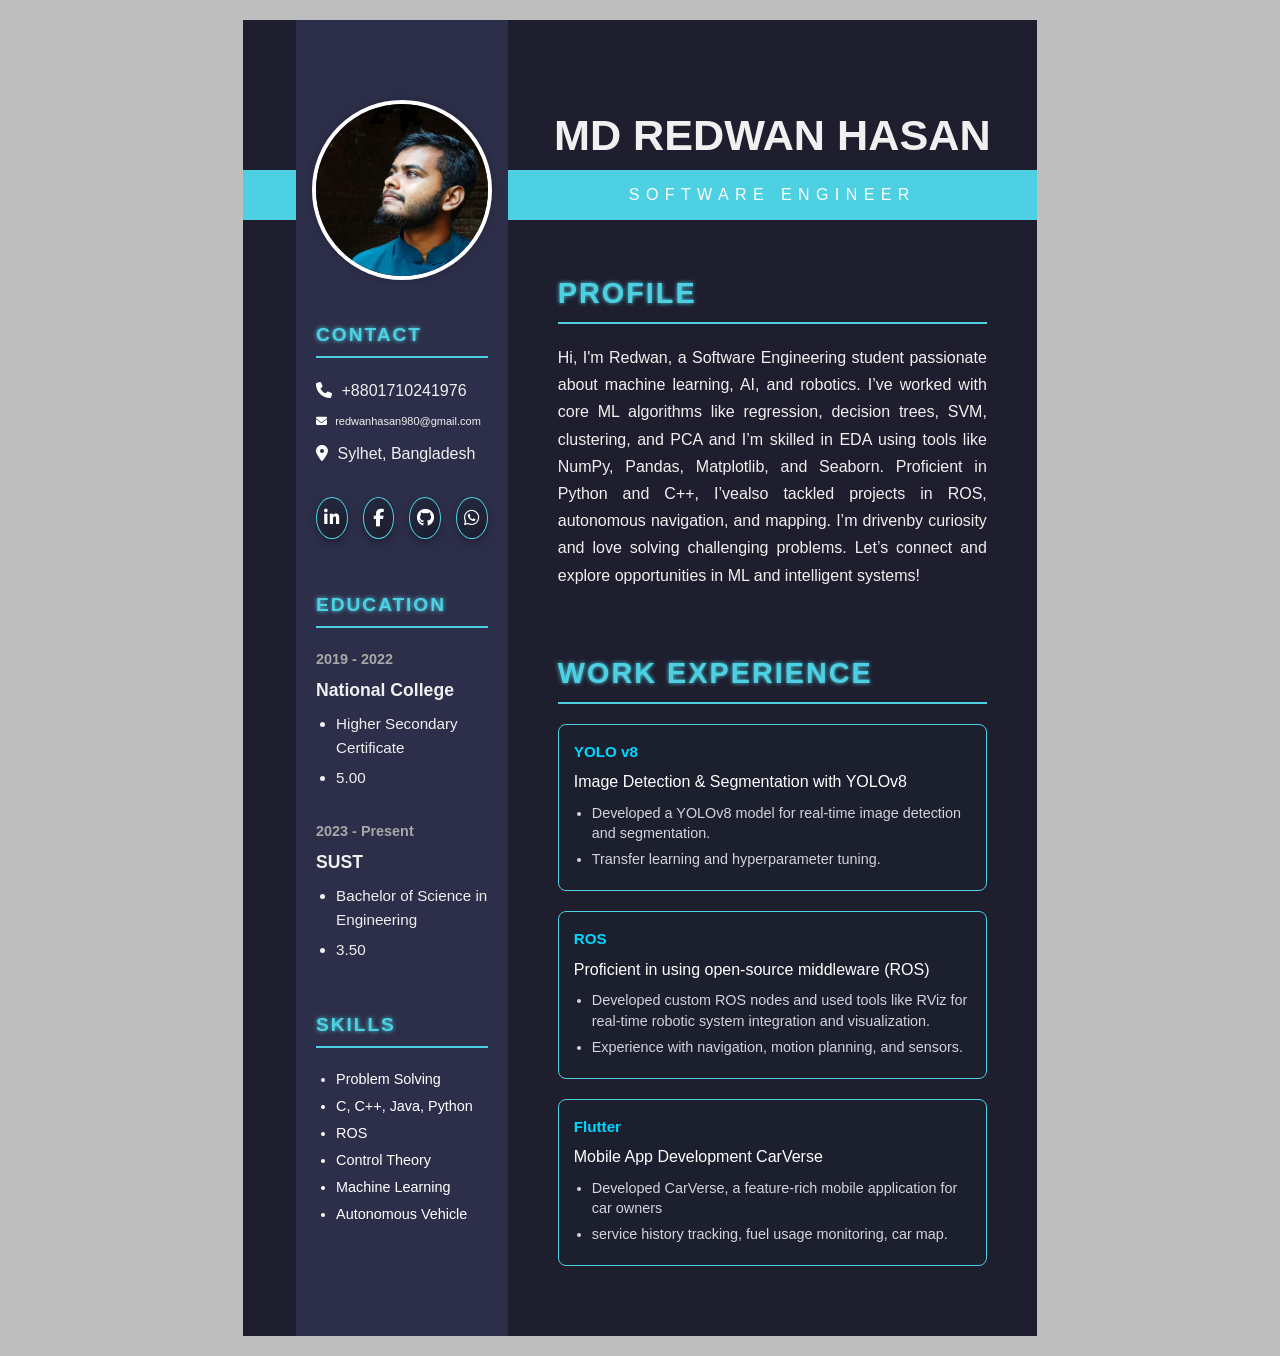
<file: index.html>
<!DOCTYPE html>
<html lang="en">

<head>
  <meta charset="UTF-8" />
  <meta name="viewport" content="width=device-width, initial-scale=1.0" />
  <title>MD REDWAN HASAN</title>
  <link rel="stylesheet" href="styles.css" />
  <link rel="stylesheet" href="profile.css" />
  <link rel="stylesheet" href="https://cdnjs.cloudflare.com/ajax/libs/font-awesome/6.4.0/css/all.min.css">
  <link rel="stylesheet" href="content.css" />
</head>

<body>
  <div class="cv-container">
    <div class="side-bar-container">
      <div class="side-bar">
        <div class="side-bar-box"></div>
      </div>
      <div class="profile">
        <div class="profile-image-container">
          <div class="profile-image">
            <img src="assets/profile.jpg" alt="Your Photo">
          </div>
        </div>
        <div class="profile-details">
          <div class="contact-container">
            <h2 class="profile-header">CONTACT</h2>
            <p><i class="fas fa-phone"></i> +8801710241976</p>
            <p style="font-size: 11px;"><i class="fas fa-envelope"></i> redwanhasan980@gmail.com</p>
            <p><i class="fas fa-map-marker-alt"></i> Sylhet, Bangladesh</p>
            <div class="contact-icons">
              <a href="https://www.linkedin.com/in/md-redwan-hasan-043a912b1/" target="_blank" class="icon-btn">
                <i class="fab fa-linkedin-in"></i>
              </a>
              <a href="https://www.facebook.com/redwan.hassan.572674" target="_blank" class="icon-btn">
                <i class="fab fa-facebook-f"></i>
              </a>
              <a href="https://github.com/redwanhasan980" target="_blank" class="icon-btn">
                <i class="fab fa-github"></i>
              </a>
              <a href="https://wa.me/+8801710241976?text=Hello!" target="_blank" class="icon-btn whatsapp">
                <i class="fab fa-whatsapp"></i>
              </a>

            </div>
          </div>
          <div class="edu-container">
            <h2 class="profile-header">EDUCATION</h2>


            <div class="edu-date">2019 - 2022</div>
            <div class="edu-institution">National College</div>
            <ul class="edu-details">
              <li>Higher Secondary Certificate</li>
              <li>5.00</li>
            </ul>

            <div class="edu-date" style="margin-top: 30px;">2023 - Present</div>
            <div class="edu-institution">SUST</div>
            <ul class="edu-details">
              <li>Bachelor of Science in Engineering</li>
              <li>3.50</li>
            </ul>



          </div>
          <div class="skill-container">
            <h2 class="profile-header">SKILLS</h2>
            <ul class="skill-list">

              <li>Problem Solving</li>
              <li>C, C++, Java, Python</li>
              <li>ROS</li>
              <li>Control Theory</li>
              <li>Machine Learning</li>
              <li>Autonomous Vehicle</li>
            </ul>

          </div>
        </div>

      </div>
    </div>

    <div class="main-content">
      <div class="header">
        <h1 class="name">MD REDWAN HASAN</h1>
      </div>
      <div class="designation">
        <h1 class="software-engineer">SOFTWARE ENGINEER</h1>
      </div>
      <div class="content">
        <div class="my-profile">
          <div class="content-header">PROFILE</div>
          <p>Hi, I'm Redwan, a Software Engineering student passionate about machine learning, AI, and robotics. I’ve
            worked with core ML algorithms like regression, decision trees, SVM, clustering, and PCA and I’m skilled in
            EDA using tools like NumPy, Pandas, Matplotlib, and Seaborn. Proficient in Python and C++, I’vealso tackled
            projects in ROS, autonomous navigation, and mapping. I’m drivenby curiosity and love solving challenging
            problems. Let’s connect and explore opportunities in ML and intelligent systems!</p>
        </div>
        <div class="work-experience-container">
          <div class="content-header">WORK EXPERIENCE</div>
          <a href="https://colab.research.google.com/drive/1U1toGQRZ48Uy0wyY-xMTh-fek5o5qvnI?usp=sharing"
            target="_blank" class="work-experience-link">
            <div class="work-experience">
              <div class="work-experience-title">YOLO v8</div>
              <h4 class="title">Image Detection & Segmentation with YOLOv8</h4>
              <ul class="work-experience-details">
                <li>Developed a YOLOv8 model for real-time image detection and segmentation.</li>
                <li>Transfer learning and hyperparameter tuning.</li>

              </ul>
            </div>
          </a>

          <a href="https://github.com/redwanhasan980/ROS" target="_blank" class="work-experience-link">
            <div class="work-experience">
              <div class="work-experience-title">ROS</div>
              <h4 class="title">Proficient in using open-source middleware (ROS)</h4>
              <ul class="work-experience-details">
                <li>Developed custom ROS nodes and used tools like RViz for real-time robotic system integration and
                  visualization.</li>
                <li>Experience with navigation, motion planning, and sensors.</li>

              </ul>
            </div>
          </a>
          <a href="https://github.com/redwanhasan980/Project250/tree/master" target="_blank"
            class="work-experience-link">
            <div class="work-experience">
              <div class="work-experience-title">Flutter</div>
              <h4 class="title">Mobile App Development CarVerse</h4>
              <ul class="work-experience-details">
                <li>Developed CarVerse, a feature-rich mobile application for car owners</li>
                <li>service history tracking, fuel usage monitoring, car map.</li>

              </ul>
            </div>
          </a>

        </div>
      </div>
    </div>
  </div>
</body>

</html>
</file>
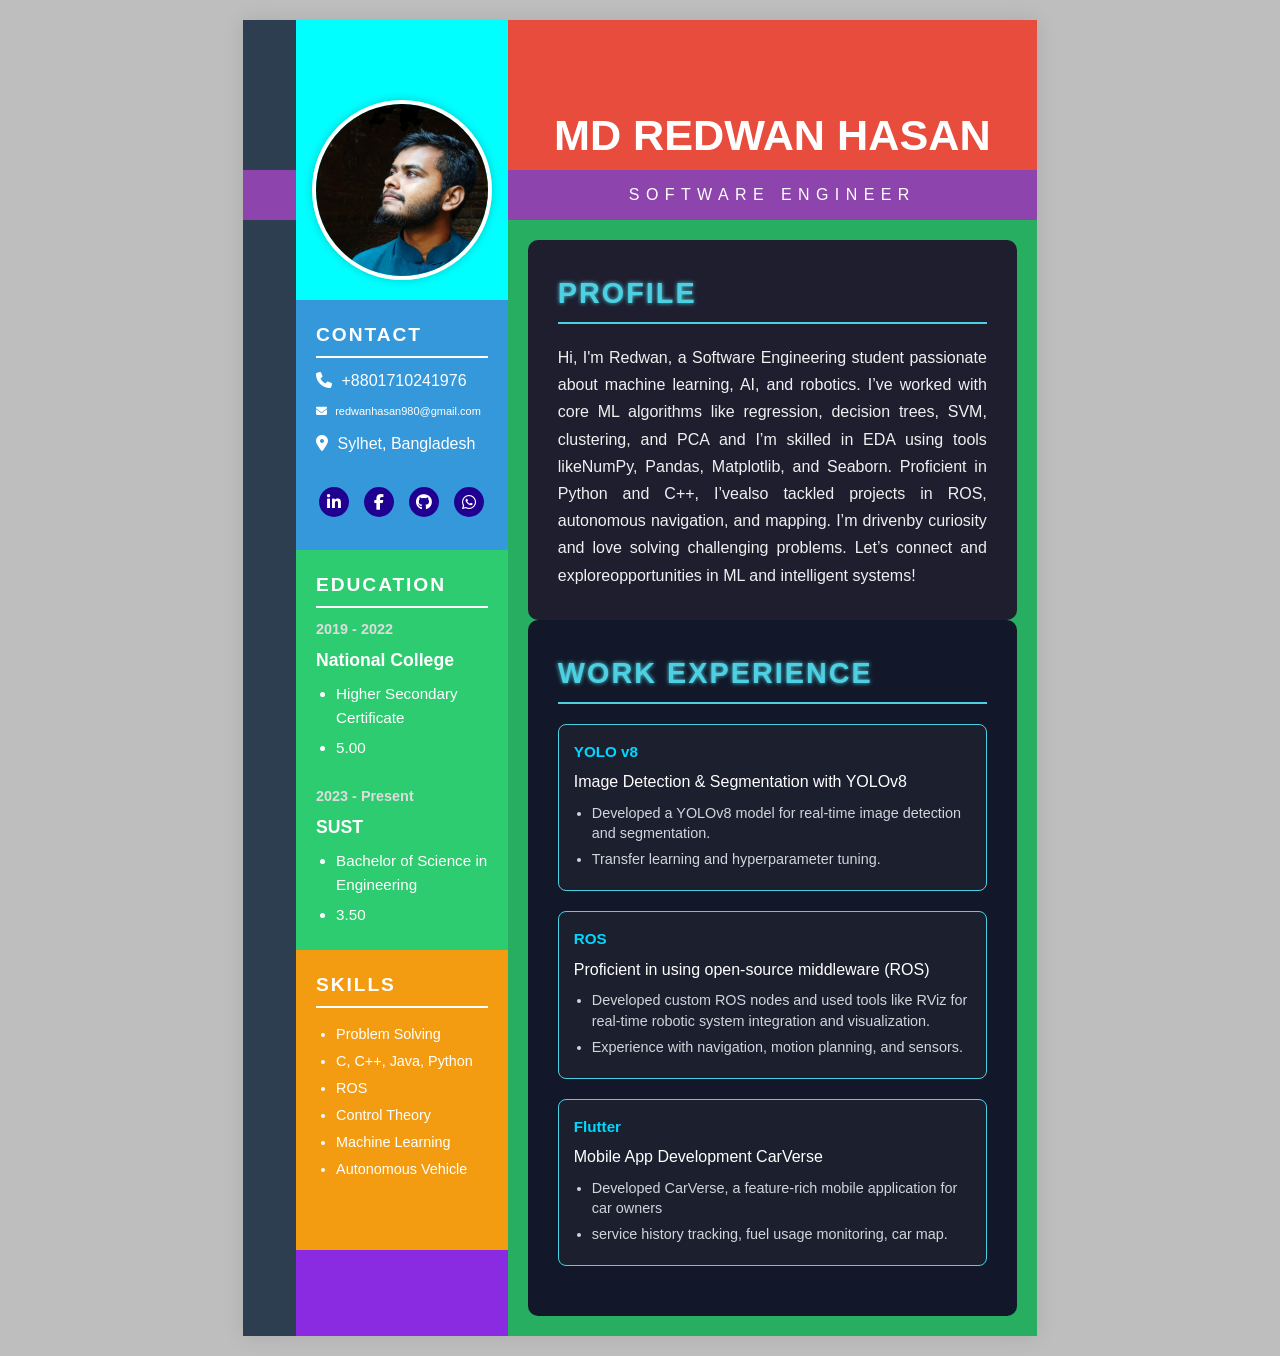
<file: CV/index.html>
<!DOCTYPE html>
<html lang="en">

<head>
  <meta charset="UTF-8" />
  <meta name="viewport" content="width=device-width, initial-scale=1.0" />
  <title>MD REDWAN HASAN</title>
  <link rel="stylesheet" href="styles.css" />
  <link rel="stylesheet" href="profile.css" />
  <link rel="stylesheet" href="https://cdnjs.cloudflare.com/ajax/libs/font-awesome/6.4.0/css/all.min.css">
  <link rel="stylesheet" href="content.css" />
</head>

<body>
  <div class="cv-container">
    <div class="side-bar-container">
      <div class="side-bar">
        <div class="side-bar-box"></div>
      </div>
      <div class="profile">
        <div class="profile-image-container">
          <div class="profile-image">
            <img src="assets/profile.jpg" alt="Your Photo">
          </div>
        </div>
        <div class="profile-details">
          <div class="contact-container">
            <h2 class="profile-header">CONTACT</h2>
            <p><i class="fas fa-phone"></i> +8801710241976</p>
            <p style="font-size: 11px;"><i class="fas fa-envelope"></i> redwanhasan980@gmail.com</p>
            <p><i class="fas fa-map-marker-alt"></i> Sylhet, Bangladesh</p>
            <div class="contact-icons">
              <a href="https://www.linkedin.com/in/md-redwan-hasan-043a912b1/" target="_blank" class="icon-btn">
                <i class="fab fa-linkedin-in"></i>
              </a>
              <a href="https://www.facebook.com/redwan.hassan.572674" target="_blank" class="icon-btn">
                <i class="fab fa-facebook-f"></i>
              </a>
              <a href="https://github.com/redwanhasan980" target="_blank" class="icon-btn">
                <i class="fab fa-github"></i>
              </a>
              <a href="https://wa.me/+8801710241976?text=Hello!" target="_blank" class="icon-btn whatsapp">
                <i class="fab fa-whatsapp"></i>
              </a>

            </div>
          </div>
          <div class="edu-container">
            <h2 class="profile-header">EDUCATION</h2>


            <div class="edu-date">2019 - 2022</div>
            <div class="edu-institution">National College</div>
            <ul class="edu-details">
              <li>Higher Secondary Certificate</li>
              <li>5.00</li>
            </ul>

            <div class="edu-date" style="margin-top: 25px;">2023 - Present</div>
            <div class="edu-institution">SUST</div>
            <ul class="edu-details">
              <li>Bachelor of Science in Engineering</li>
              <li>3.50</li>
            </ul>



          </div>
          <div class="skill-container">
            <h2 class="profile-header">SKILLS</h2>
            <ul class="skill-list">

              <li>Problem Solving</li>
              <li>C, C++, Java, Python</li>
              <li>ROS</li>
              <li>Control Theory</li>
              <li>Machine Learning</li>
              <li>Autonomous Vehicle</li>
            </ul>

          </div>
        </div>

      </div>
    </div>

    <div class="main-content">
      <div class="header">
        <h1 class="name">MD REDWAN HASAN</h1>
      </div>
      <div class="designation">
        <h1 class="software-engineer">SOFTWARE ENGINEER</h1>
      </div>
      <div class="content">
        <div class="my-profile">
          <div class="content-header">PROFILE</div>
          <p>Hi, I'm Redwan, a Software Engineering student passionate about machine learning, AI, and robotics. I’ve
            worked with core ML algorithms like regression, decision trees, SVM, clustering, and PCA and I’m skilled in
            EDA using tools likeNumPy, Pandas, Matplotlib, and Seaborn. Proficient in Python and C++, I’vealso tackled
            projects in ROS, autonomous navigation, and mapping. I’m drivenby curiosity and love solving challenging
            problems. Let’s connect and exploreopportunities in ML and intelligent systems!</p>
        </div>
        <div class="work-experience-container">
          <div class="content-header">WORK EXPERIENCE</div>
          <a href="https://colab.research.google.com/drive/1U1toGQRZ48Uy0wyY-xMTh-fek5o5qvnI?usp=sharing"
            target="_blank" class="work-experience-link">
            <div class="work-experience">
              <div class="work-experience-title">YOLO v8</div>
              <h4 class="title">Image Detection & Segmentation with YOLOv8</h4>
              <ul class="work-experience-details">
                <li>Developed a YOLOv8 model for real-time image detection and segmentation.</li>
                <li>Transfer learning and hyperparameter tuning.</li>

              </ul>
            </div>
          </a>

          <a href="https://github.com/redwanhasan980/ROS" target="_blank" class="work-experience-link">
            <div class="work-experience">
              <div class="work-experience-title">ROS</div>
              <h4 class="title">Proficient in using open-source middleware (ROS)</h4>
              <ul class="work-experience-details">
                <li>Developed custom ROS nodes and used tools like RViz for real-time robotic system integration and
                  visualization.</li>
                <li>Experience with navigation, motion planning, and sensors.</li>

              </ul>
            </div>
          </a>
          <a href="https://github.com/redwanhasan980/Project250/tree/master" target="_blank"
            class="work-experience-link">
            <div class="work-experience">
              <div class="work-experience-title">Flutter</div>
              <h4 class="title">Mobile App Development CarVerse</h4>
              <ul class="work-experience-details">
                <li>Developed CarVerse, a feature-rich mobile application for car owners</li>
                <li>service history tracking, fuel usage monitoring, car map.</li>

              </ul>
            </div>
          </a>

        </div>
      </div>
    </div>
  </div>
</body>

</html>
</file>
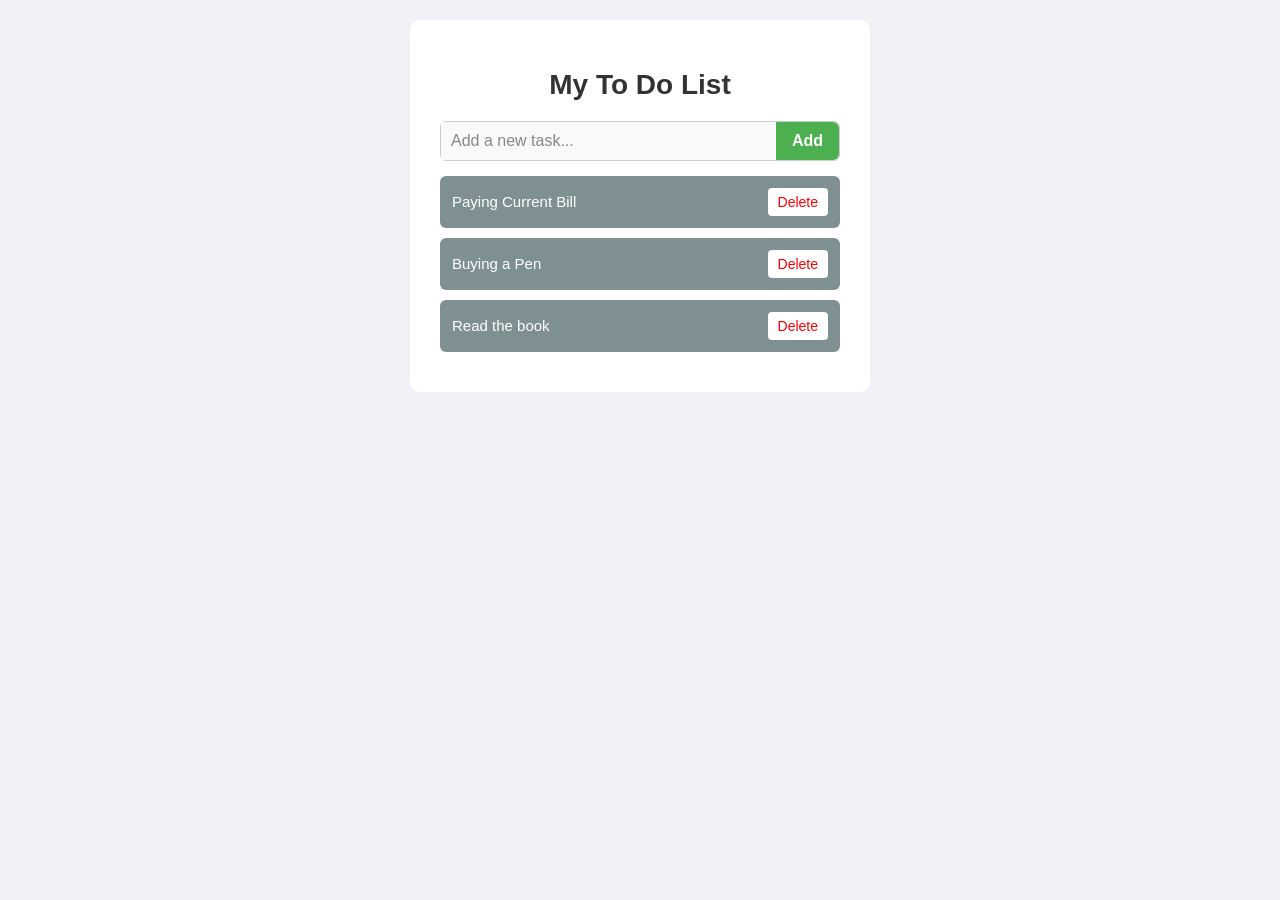
<file: TodoList/index.html>
<!DOCTYPE html>
<html lang="en">

<head>
    <meta charset="UTF-8">
    <meta name="viewport" content="width=device-width, initial-scale=1.0">
    <title>My To Do List</title>
    <link rel="stylesheet" href="styles/style.css">
</head>

<body>
    <div class="todo-container">
        <h1>My To Do List</h1>


        <div class="input-section">
            <input type="text" id="todoInput" placeholder="Add a new task...">
            <button id="addTaskButton">
                Add
            </button>
        </div>


        <ul id="todoList" class="todo-list">

            <li class="todo-item">
                <span>Paying Current Bill</span>
                <button>Delete</button>
            </li>
            <li class="todo-item">
                <span>Buying a Pen</span>
                <button>Delete</button>
            </li>
            <li class="todo-item">
                <span>Read the book</span>
                <button>Delete</button>
            </li>
        </ul>
    </div>
</body>

</html>
</file>
<file: styles.css>
* {
  margin: 0;
  padding: 0;
  box-sizing: border-box;
}

body {
  font-family: 'Arial', sans-serif;
  background-color: #bebebe;
  color: #1e1e2f;
  line-height: 1.6;
}

.cv-container {
  display: flex;
  max-width: 210mm;
  margin: 20px auto;
  background-color: white;
  box-shadow: 0 0 20px #1e1e2f(0, 0, 0, 0.1);
  min-height: 297mm;
}

/* Left section: takes 33.33% of the page width */
.side-bar-container {
  display: flex;
  width: 33.34%;
}

/* Sidebar: 20% of sidebar container (i.e. 6.66% of full page) */
.side-bar {
  width: 20%;
  background-color: #1e1e2f;
  /* dark */
  color: white;

}

/* Profile: 80% of sidebar container (i.e. 26.66% of full page) */



/* Right section: takes 66.66% of page */
.main-content {
  width: 66.66%;
  display: flex;
  flex-direction: column;
}

/* Fixed heights for header and designation */
.header {
  height: 150px;
  background-color: #1e1e2f;
  /* red */
  color: #f0f0f0;

  display: flex;
  align-items: flex-end;
  justify-content: center;
}

.name {
  font-size: 2.7rem;
  /* big font size, adjust as needed */
  margin: 0;
  /* remove default margin */
}

.designation {
  height: 50px;
  background-color: #4dd0e1;
  /* purple */
  color: white;
  padding: 20px;
  display: flex;
  align-items: center;
  justify-content: center;
}

/* Remaining height for content */
.content {
  flex: 1;
  background-color: #1e1e2f;
  /* green */
  color: white;
  padding: 20px;
}

.software-engineer {
  font-size: 1rem;
  /* smaller font */
  letter-spacing: 0.4em;
  /* space between letters */
  margin: 0;
  font-weight: 100;

}

.side-bar-box {
  width: 100%;
  height: 50px;
  background-color: #4dd0e1;
  margin-top: 150px;
  /* moves box down by 100px */
}
</file>
<file: profile.css>
.profile {
  width: 80%;
  background-color: #2d2f4a;
  /* blue */
  color: white;

  display: flex;
  flex-direction: column;
  height: 100%;
  /* or 100vh or 297mm depending on your layout */
}

.profile-image-container {
  height: 280px;
  background-color: #2d2f4a;
  display: flex;
  align-items: flex-end;
  justify-content: center;
}

.profile-details {
  flex: 1;
  /* takes all the remaining space */
  overflow: auto;
  /* optional: adds scroll if content is long */
}

.profile-image {
  width: 180px;
  height: 180px;
  border-radius: 50%;
  /* Makes it circular */
  overflow: hidden;
  margin: 40px auto 20px auto;
  /* 150px from top, centered */
  border: 4px solid white;
  /* Optional: adds a white border */
  box-shadow: 0 0 10px rgba(0, 0, 0, 0.2);
  /* Optional: adds a soft shadow */
}

.profile-image img {
  width: 100%;
  height: 100%;
  object-fit: cover;
  /* Keeps image nicely fitted */
}

.profile-details {
  background-color: #2d2f4a;
}

.contact-container {
  height: 250px;
  background-color: #2d2f4a;
  /* blue */
  padding: 20px;
  color: #f0f0f0;
}

.edu-container {
  margin-top: 20px;
  height: 400px;
  background-color: #2d2f4a;
  /* green */
  padding: 20px;
  color: #f0f0f0;
}

.skill-container {
  margin-top: 20px;
  height: 300px;
  background-color: #2d2f4a;
  /* orange */
  padding: 20px;
  color: white;
}

.profile-header {
  font-size: 1.2rem;
  font-weight: bold;
  letter-spacing: 0.1em;
  margin-bottom: 20px;

  padding-bottom: 5px;
  display: flex;
  align-items: flex-end;

  color: #4dd0e1;
  border-bottom: 2px solid #4dd0e1;

  text-shadow: 0 0 4px #4dd0e1;


}

.contact-container i {
  margin-right: 5px;
  color: white;
  /* or #333 depending on background */
}

.contact-container p {
  margin: 10px 0;
  font-size: 1rem;
}

.contact-icons {
  margin-top: 30px;
  display: flex;
  gap: 15px;
  justify-content: center;
}

.icon-btn {
  display: inline-flex;
  align-items: center;
  justify-content: center;
  padding-left: 5px;
  width: 42px;
  height: 42px;
  border-radius: 50%;

  background: linear-gradient(145deg, #252a42, #1b1c2c);
  /* modern soft lighting */
  color: #4dd0e1;
  /* cyber-cyan icon color */
  box-shadow: 0 4px 10px rgba(0, 0, 0, 0.3), 0 0 0 1px #4dd0e1 inset;

  text-decoration: none;
  font-size: 1.2rem;
  transition: all 0.3s ease;
  cursor: pointer;
}

.icon-btn i {
  pointer-events: none;
  font-size: 1.1rem;
  line-height: 1;
}

/* Hover effect */
.icon-btn:hover {
  background: #4dd0e1;
  color: #1e1e2f;
  /* dark text on light cyan bg */
  box-shadow: 0 0 6px #4dd0e1, 0 0 20px #4dd0e1;
  transform: scale(1.1);
}

.edu-item {
  margin-top: 20px;
  background-color: #2d2f4a (255, 255, 255, 0.1);
  padding: 15px;
  border-left: 4px solid #fff;
  border-radius: 6px;
  color: white;
}

.edu-date {
  font-size: 0.9rem;
  font-weight: bold;
  color: #a8a8a8;
  margin-bottom: 5px;
}

.edu-institution {
  font-size: 1.1rem;
  font-weight: 600;
  margin-bottom: 8px;
}

.edu-details {
  list-style-type: disc;
  padding-left: 20px;
  margin: 0;
}

.edu-details li {
  margin-bottom: 5px;
  font-size: 0.95rem;
}

.skill-list {
  margin-top: 15px;
  padding-left: 20px;
  list-style-type: disc;
  /* or circle/square/none */
  color: white;
  /* adjust based on background */
}

.skill-list li {
  margin-bottom: 4px;
  font-size: 0.9rem;
}
</file>
<file: content.css>
.content {
  display: flex;
  flex-direction: column;
  height: 100%;
  /* or min-height: 297mm; if you're using A4 format */
}

.my-profile {
  height: 380px;
  background-color: #1e1e2f;
  /* dark digital-style background */
  color: #f0f0f0;
  padding: 30px;
  box-sizing: border-box;
  display: flex;
  flex-direction: column;
  justify-content: flex-start;
  font-family: 'Segoe UI', 'Roboto', 'Arial', sans-serif;

  overflow: hidden;
  /* Ensures content doesn't overflow */
}



.work-experience-container {
  flex: 1;
  /* takes the remaining space */
  background-color: #3498db;
  /* blue (example) */
}


.content-header {


  font-size: 1.8rem;
  font-weight: 700;
  color: #4dd0e1;
  border-bottom: 2px solid #4dd0e1;
  padding-bottom: 6px;
  margin-bottom: 20px;
  text-shadow: 0 0 4px #4dd0e1;
  letter-spacing: 0.07em;
}

.my-profile p {
  font-size: 1rem;
  line-height: 1.7;
  text-align: justify;
  margin: 0;
  word-break: normal;
  word-wrap: break-word;
}


.work-experience-container {
  background-color: #1e1e2f;
  /* digital dark background */
  color: #f0f0f0;
  padding: 30px;

  font-family: 'Segoe UI', 'Roboto', sans-serif;
  box-sizing: border-box;
  height: 100%;
}




.work-experience-link {
  text-decoration: none;
  color: inherit;
  display: block;
  transition: transform 0.2s, box-shadow 0.2s;
}

.work-experience-link:hover {
  transform: translateY(-3px);
  box-shadow: 0 0 50px rgba(87, 232, 251, 0.4);
}

.work-experience {
  background-color: #1c1f2e;
  border: 1px solid #4dd0e1;
  border-radius: 8px;
  padding: 15px;
  margin-bottom: 20px;
  font-size: 0.9rem;
  /* smaller text */
}

.work-experience-title {
  font-size: 0.95rem;
  font-weight: 600;
  color: #00d8ff;
  margin-bottom: 5px;
}

.title {
  font-size: 1rem;
  font-weight: 500;
  margin-bottom: 8px;
  color: #ffffff;
}

.work-experience-details {
  list-style-type: disc;
  padding-left: 18px;
}

.work-experience-details li {
  margin-bottom: 6px;
  line-height: 1.4;
  font-size: 0.9rem;
  color: #d1d5db;
}
</file>
<file: CV/styles.css>
* {
  margin: 0;
  padding: 0;
  box-sizing: border-box;
}

body {
  font-family: 'Arial', sans-serif;
  background-color: #bebebe;
  color: #333;
  line-height: 1.6;
}

.cv-container {
  display: flex;
  max-width: 210mm;
  margin: 20px auto;
  background-color: white;
  box-shadow: 0 0 20px rgba(0, 0, 0, 0.1);
  min-height: 297mm;
}

/* Left section: takes 33.33% of the page width */
.side-bar-container {
  display: flex;
  width: 33.34%;
}

/* Sidebar: 20% of sidebar container (i.e. 6.66% of full page) */
.side-bar {
  width: 20%;
  background-color: #2c3e50;
  /* dark */
  color: white;

}

/* Profile: 80% of sidebar container (i.e. 26.66% of full page) */



/* Right section: takes 66.66% of page */
.main-content {
  width: 66.66%;
  display: flex;
  flex-direction: column;
}

/* Fixed heights for header and designation */
.header {
  height: 150px;
  background-color: #e74c3c;
  /* red */
  color: white;

  display: flex;
  align-items: flex-end;
  justify-content: center;
}

.name {
  font-size: 2.7rem;
  /* big font size, adjust as needed */
  margin: 0;
  /* remove default margin */
}

.designation {
  height: 50px;
  background-color: #8e44ad;
  /* purple */
  color: white;
  padding: 20px;
  display: flex;
  align-items: center;
  justify-content: center;
}

/* Remaining height for content */
.content {
  flex: 1;
  background-color: #27ae60;
  /* green */
  color: white;
  padding: 20px;
}

.software-engineer {
  font-size: 1rem;
  /* smaller font */
  letter-spacing: 0.4em;
  /* space between letters */
  margin: 0;
  font-weight: 100;

}

.side-bar-box {
  width: 100%;
  height: 50px;
  background-color: #8e44ad;
  margin-top: 150px;
  /* moves box down by 100px */
}
</file>
<file: CV/profile.css>
.profile {
  width: 80%;
  background-color: #2787e7;
  /* blue */
  color: white;

  display: flex;
  flex-direction: column;
  height: 100%;
  /* or 100vh or 297mm depending on your layout */
}

.profile-image-container {
  height: 280px;
  background-color: aqua;
  display: flex;
  align-items: flex-end;
  justify-content: center;
}

.profile-details {
  flex: 1;
  /* takes all the remaining space */
  overflow: auto;
  /* optional: adds scroll if content is long */
}

.profile-image {
  width: 180px;
  height: 180px;
  border-radius: 50%;
  /* Makes it circular */
  overflow: hidden;
  margin: 40px auto 20px auto;
  /* 150px from top, centered */
  border: 4px solid white;
  /* Optional: adds a white border */
  box-shadow: 0 0 10px rgba(0, 0, 0, 0.2);
  /* Optional: adds a soft shadow */
}

.profile-image img {
  width: 100%;
  height: 100%;
  object-fit: cover;
  /* Keeps image nicely fitted */
}

.profile-details {
  background-color: blueviolet;
}

.contact-container {
  height: 250px;
  background-color: #3498db;
  /* blue */
  padding: 20px;
  color: white;
}

.edu-container {
  height: 400px;
  background-color: #2ecc71;
  /* green */
  padding: 20px;
  color: white;
}

.skill-container {
  height: 300px;
  background-color: #f39c12;
  /* orange */
  padding: 20px;
  color: white;
}

.profile-header {
  font-size: 1.2rem;
  font-weight: bold;
  letter-spacing: 0.1em;
  margin-bottom: 10px;
  border-bottom: 2px solid white;
  padding-bottom: 5px;
  display: flex;
  align-items: flex-end;

}

.contact-container i {
  margin-right: 5px;
  color: white;
  /* or #333 depending on background */
}

.contact-container p {
  margin: 10px 0;
  font-size: 1rem;
}

.contact-icons {
  margin-top: 30px;
  display: flex;
  gap: 15px;
  justify-content: center;
}

.icon-btn {
  display: inline-flex;
  align-items: center;
  justify-content: center;
  width: 30px;
  height: 30px;
  padding-left: 5px;
  border-radius: 50%;
  background-color: rgb(31, 0, 145);
  /* Background circle */
  color: #81bffa;
  /* Icon color (visible by default) */
  text-decoration: none;
  transition: background-color 0.3s, color 0.3s;
  font-size: 1.2rem;
  /* Size of the icon */
  line-height: 1;
  /* Ensures vertical centering */
}

.icon-btn i {
  pointer-events: none;
  font-size: 1rem;

}

.icon-btn:hover {
  background-color: #333;
  color: white;
}

.edu-item {
  margin-top: 20px;
  background-color: rgba(255, 255, 255, 0.1);
  padding: 15px;
  border-left: 4px solid #fff;
  border-radius: 6px;
  color: white;
}

.edu-date {
  font-size: 0.9rem;
  font-weight: bold;
  color: #ddd;
  margin-bottom: 5px;
}

.edu-institution {
  font-size: 1.1rem;
  font-weight: 600;
  margin-bottom: 8px;
}

.edu-details {
  list-style-type: disc;
  padding-left: 20px;
  margin: 0;
}

.edu-details li {
  margin-bottom: 5px;
  font-size: 0.95rem;
}

.skill-list {
  margin-top: 15px;
  padding-left: 20px;
  list-style-type: disc;
  /* or circle/square/none */
  color: white;
  /* adjust based on background */
}

.skill-list li {
  margin-bottom: 4px;
  font-size: 0.9rem;
}
</file>
<file: CV/content.css>
.content {
  display: flex;
  flex-direction: column;
  height: 100%;
  /* or min-height: 297mm; if you're using A4 format */
}

.my-profile {
  height: 380px;
  background-color: #1e1e2f;
  /* dark digital-style background */
  color: #f0f0f0;
  padding: 30px;
  box-sizing: border-box;
  display: flex;
  flex-direction: column;
  justify-content: flex-start;
  font-family: 'Segoe UI', 'Roboto', 'Arial', sans-serif;
  border-radius: 10px;
  overflow: hidden;
}



.work-experience-container {
  flex: 1;
  /* takes the remaining space */
  background-color: #3498db;
  /* blue (example) */
}


.content-header {


  font-size: 1.8rem;
  font-weight: 700;
  color: #4dd0e1;
  border-bottom: 2px solid #4dd0e1;
  padding-bottom: 6px;
  margin-bottom: 20px;
  text-shadow: 0 0 4px #4dd0e1;
  letter-spacing: 0.07em;
}

.my-profile p {
  font-size: 1rem;
  line-height: 1.7;
  text-align: justify;
  margin: 0;
  word-break: normal;
  word-wrap: break-word;
}


.work-experience-container {
  background-color: #121829;
  /* digital dark background */
  color: #f0f0f0;
  padding: 30px;
  border-radius: 10px;
  font-family: 'Segoe UI', 'Roboto', sans-serif;
  box-sizing: border-box;
  height: 100%;
}




.work-experience-link {
  text-decoration: none;
  color: inherit;
  display: block;
  transition: transform 0.2s, box-shadow 0.2s;
}

.work-experience-link:hover {
  transform: translateY(-3px);
  box-shadow: 0 0 10px rgba(77, 208, 225, 0.4);
}

.work-experience {
  background-color: #1c1f2e;
  border: 1px solid #4dd0e1;
  border-radius: 8px;
  padding: 15px;
  margin-bottom: 20px;
  font-size: 0.9rem;
  /* smaller text */
}

.work-experience-title {
  font-size: 0.95rem;
  font-weight: 600;
  color: #00d8ff;
  margin-bottom: 5px;
}

.title {
  font-size: 1rem;
  font-weight: 500;
  margin-bottom: 8px;
  color: #ffffff;
}

.work-experience-details {
  list-style-type: disc;
  padding-left: 18px;
}

.work-experience-details li {
  margin-bottom: 6px;
  line-height: 1.4;
  font-size: 0.9rem;
  color: #d1d5db;
}
</file>
<file: TodoList/styles/style.css>
body {
  font-family: sans-serif;
  background-color: #f0f2f5;
  display: flex;
  justify-content: center;
  align-items: center;
  min-height: 100px;
  margin: 0;
  padding: 20px;
}

.todo-container {
  background-color: white;
  padding: 30px;
  border-radius: 10px;
  width: 100%;
  max-width: 400px;
}

h1 {
  font-size: 28px;
  font-weight: bold;
  text-align: center;
  margin-bottom: 20px;
  color: #333;
}

.input-section {
  display: flex;
  margin-bottom: 15px;
  border: 1px solid #ccc;
  border-radius: 6px;
}

input[type="text"] {
  flex-grow: 1;
  padding: 10px;
  border: none;
  font-size: 16px;
  color: #333;
  background-color: #f9f9f9;
}

input[type="text"]::placeholder {
  color: #888;
}

button#addTaskButton {
  background-color: #4caf50;
  color: white;
  font-weight: bold;
  padding: 10px 16px;
  border: none;
  border-radius: 0 6px 6px 0;
  font-size: 16px;
  cursor: pointer;
  transition: background-color 0.2s ease;
}

button#addTaskButton:hover {
  background-color: #45a049;
}

.todo-list {
  list-style: none;
  padding: 0;
  margin: 0;
}

.todo-item {
  display: flex;
  justify-content: space-between;
  align-items: center;
  background-color: #7e9091;

  padding: 12px;
  border-radius: 6px;
  margin-bottom: 10px;
  color: white;
}

.todo-item span {
  font-size: 15px;
  flex-grow: 1;
}

.todo-item button {
  background-color: white;
  color: red;
  border: none;
  font-size: 14px;
  padding: 6px 10px;
  border-radius: 4px;
  cursor: pointer;
  transition: background-color 0.2s ease, color 0.2s ease;
}


.todo-item button:hover {
  background-color: #ffe5e5;
}
</file>
